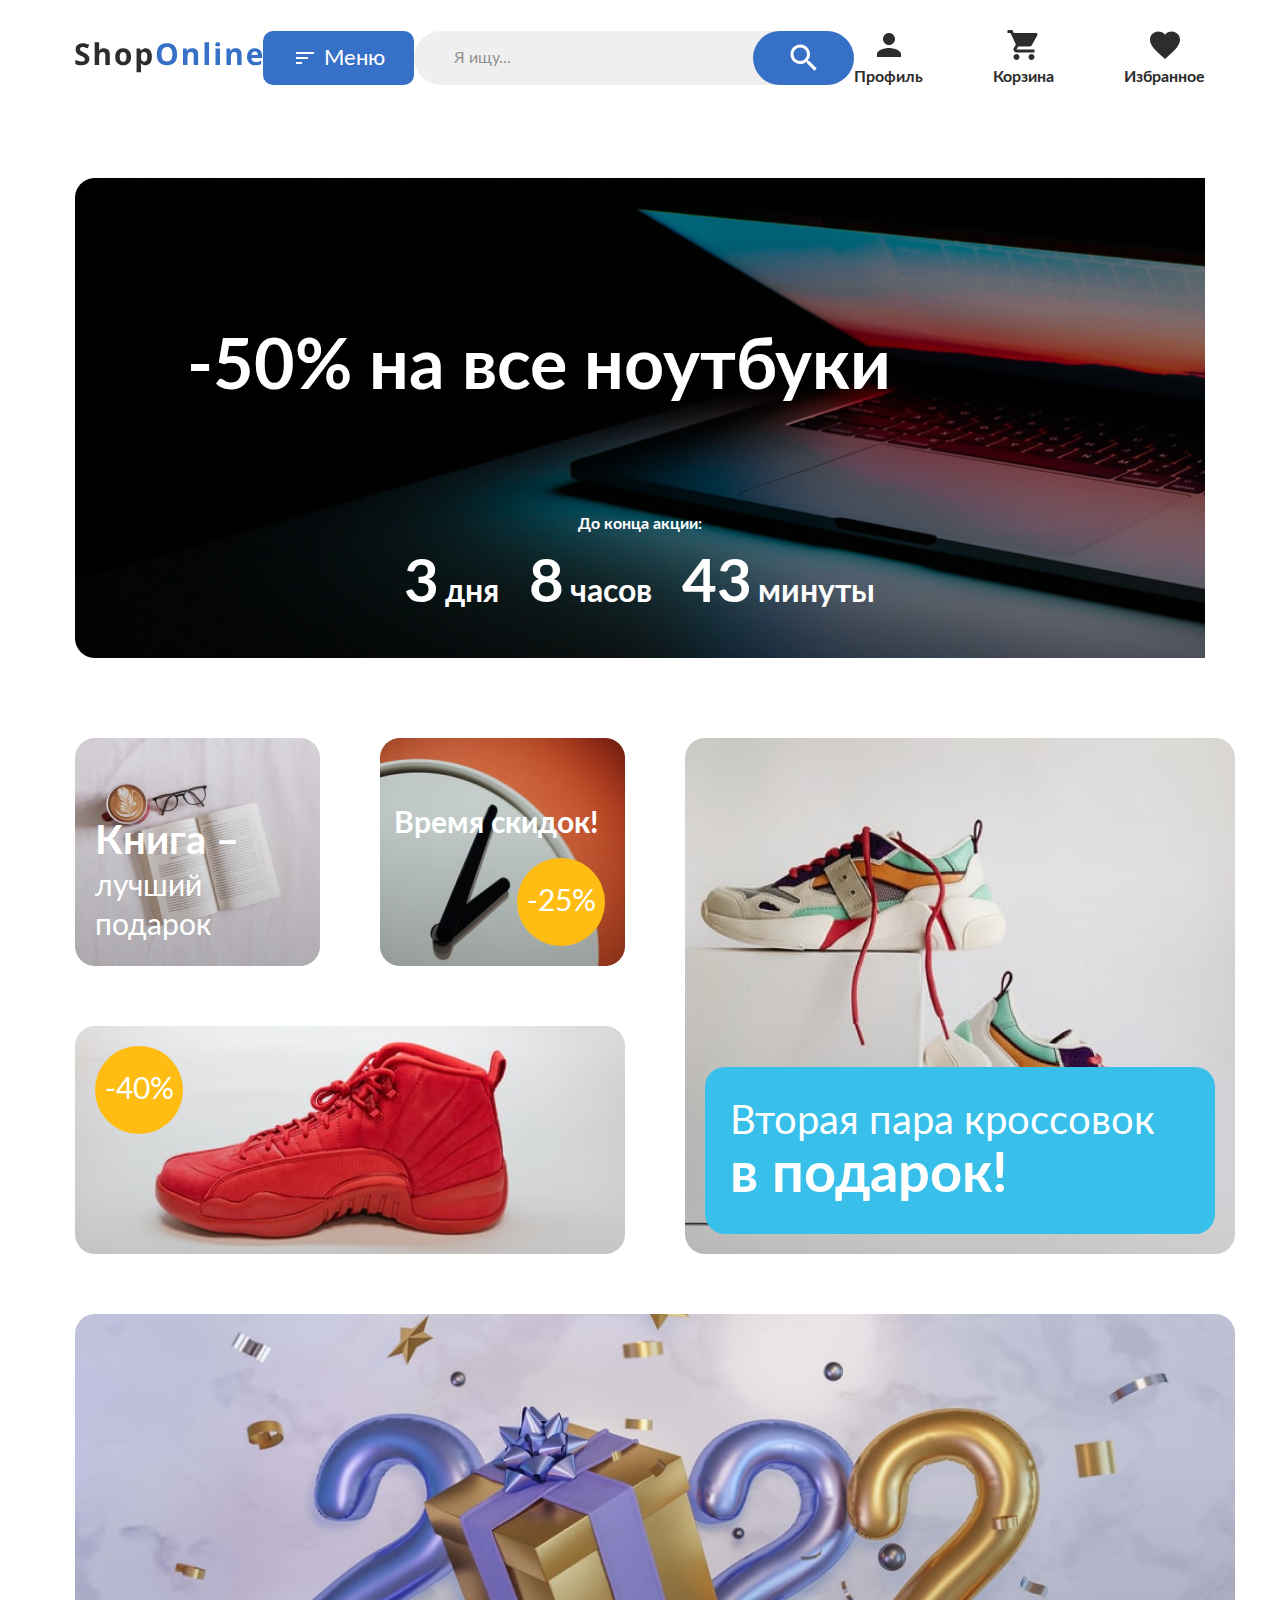
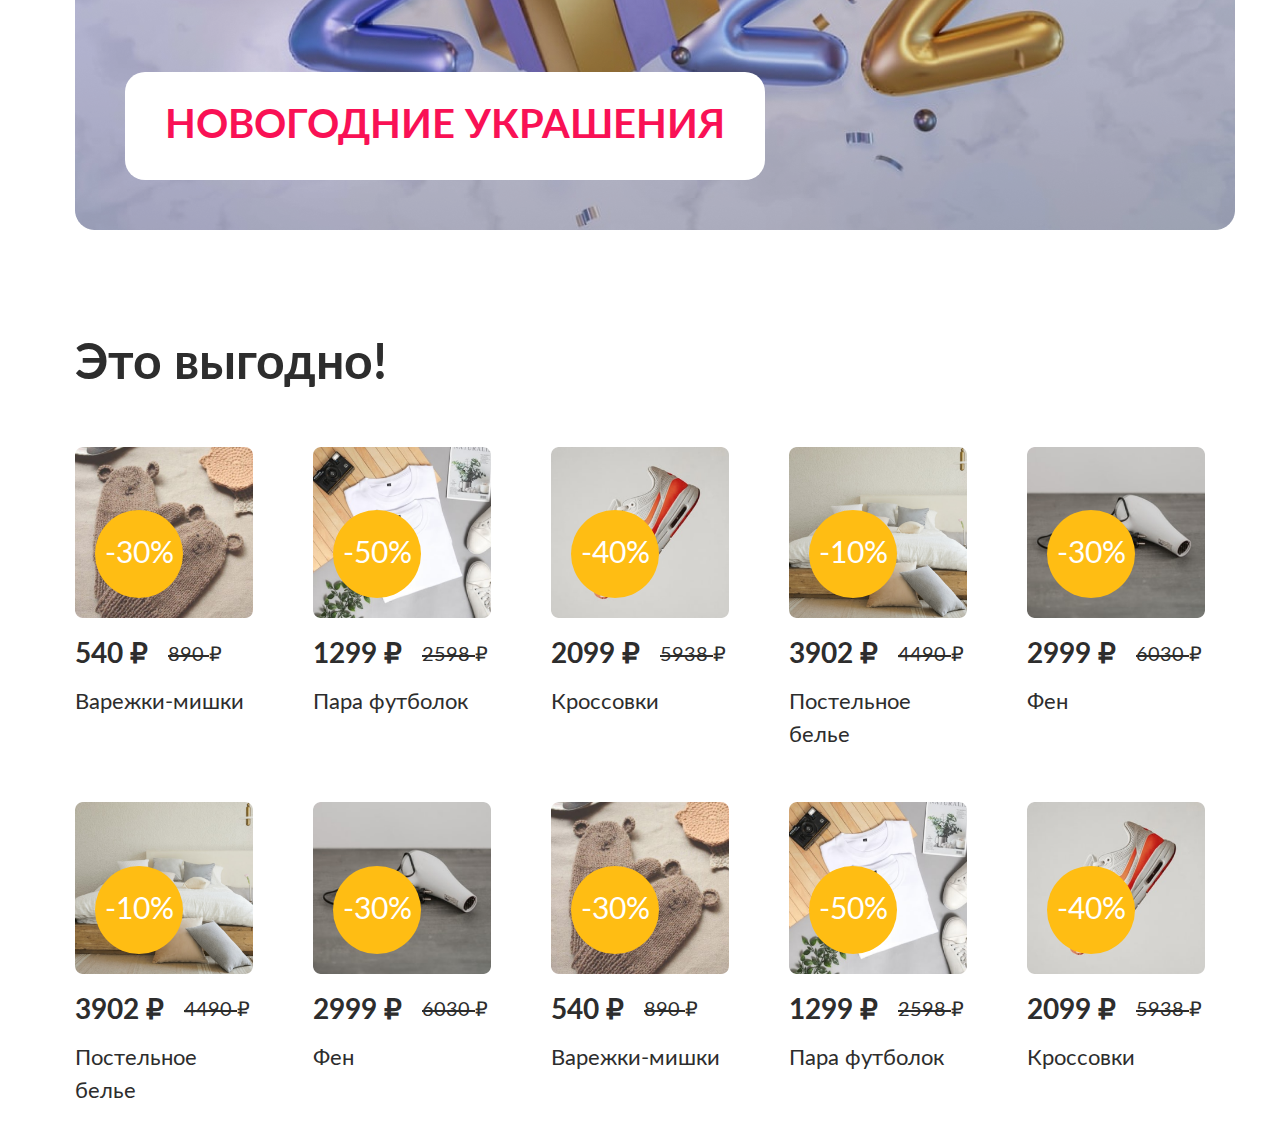
<file: index.html>
<!DOCTYPE html>
<html lang="ru">
<head>
  <meta charset="UTF-8">
  <meta http-equiv="X-UA-Compatible" content="ie=edge">
  <link rel="preload" href="fonts/lato-regular.woff2" as="font" type="font/woff2" crossorigin>
  <link rel="preload" href="fonts/lato-bold.woff2" as="font" type="font/woff2" crossorigin>
  <link rel="stylesheet" href="css/style.css">
  <title>ShopOnline</title>
</head>
<body>
<header class="header">
  <div class="container">
    <div class="header__inner">
      <a class="logo">
        <img class="logo__img" src="img/logo.svg" alt="Логотип компании" width="188" height="31">
      </a>
      <nav class="header__nav nav">
        <button class="nav__btn" type="button">Меню</button>
      </nav>
      <form class="search-box">
        <div class="search-box__wrap">
          <label class="visually-hidden" for="text">Введите запрос</label>
          <input class="search-box__input" type="text" placeholder="Я ищу..." id="text">
          <button class="search-box__btn" type="submit"></button>
        </div>
      </form>
      <div class="header__info">
        <a class="header__link header__link--profile" href="#">
          <svg width="36" height="36" viewBox="0 0 36 36" fill="none" xmlns="http://www.w3.org/2000/svg">
            <path d="M18 18C21.315 18 24 15.315 24 12C24 8.685 21.315 6 18 6C14.685 6 12 8.685 12 12C12 15.315 14.685 18 18 18ZM18 21C13.995 21 6 23.01 6 27V30H30V27C30 23.01 22.005 21 18 21Z" fill="#2D2D2D"/>
          </svg>
          <p class="header__text">Профиль</p>
        </a>
        <a class="header__link header__link--basket" href="#">
          <svg width="36" height="36" viewBox="0 0 36 36" fill="none" xmlns="http://www.w3.org/2000/svg">
            <path d="M10.5 27C8.85 27 7.515 28.35 7.515 30C7.515 31.65 8.85 33 10.5 33C12.15 33 13.5 31.65 13.5 30C13.5 28.35 12.15 27 10.5 27ZM1.5 3V6H4.5L9.9 17.385L7.875 21.06C7.635 21.48 7.5 21.975 7.5 22.5C7.5 24.15 8.85 25.5 10.5 25.5H28.5V22.5H11.13C10.92 22.5 10.755 22.335 10.755 22.125L10.8 21.945L12.15 19.5H23.325C24.45 19.5 25.44 18.885 25.95 17.955L31.32 8.22C31.44 8.01 31.5 7.755 31.5 7.5C31.5 6.675 30.825 6 30 6H7.815L6.405 3H1.5ZM25.5 27C23.85 27 22.515 28.35 22.515 30C22.515 31.65 23.85 33 25.5 33C27.15 33 28.5 31.65 28.5 30C28.5 28.35 27.15 27 25.5 27Z" fill="#2D2D2D"/>
          </svg>
          <p class="header__text">Корзина</p>
        </a>
        <a class="header__link header__link--wish" href="#">
          <svg width="36" height="36" viewBox="0 0 36 36" fill="none" xmlns="http://www.w3.org/2000/svg">
            <path d="M18 32.025L15.825 30.045C8.1 23.04 3 18.42 3 12.75C3 8.13 6.63 4.5 11.25 4.5C13.86 4.5 16.365 5.715 18 7.635C19.635 5.715 22.14 4.5 24.75 4.5C29.37 4.5 33 8.13 33 12.75C33 18.42 27.9 23.04 20.175 30.06L18 32.025Z" fill="#2D2D2D"/>
          </svg>
          <p class="header__text">Избранное</p>
        </a>
      </div>
    </div>
  </div>
</header>
<main>
  <section class="hero">
    <div class="container">
      <div class="hero__inner">
        <p class="hero__title">-50% на все ноутбуки</p>
        <div class="hero__box">
          <p class="hero__text">До конца акции:</p>
          <div class="hero__time hero__time--days"><span class="hero__number">3</span>дня</div>
          <div class="hero__time hero__time--hours"><span class="hero__number">8</span>часов</div>
          <div class="hero__time hero__time--minutes"><span class="hero__number">43</span>минуты</div>
        </div>
      </div>
    </div>
  </section>

  <section class="stock">
    <div class="container">
      <ul class="stock__list">
        <li class="stock__item stock__item--one">
          <a class="stock__link" href="#">
            <p class="stock__text">
              <span class="stock__text--bold">Книга –</span> лучший подарок
            </p>
          </a>
        </li>
        <li class="stock__item stock__item--two">
          <a class="stock__link" href="#">
            <p class="stock__text">
              Время скидок!
            </p>
          </a>
        </li>
        <li class="stock__item stock__item--three">
          <a class="stock__link" href="#"></a>
        </li>
        <li class="stock__item stock__item--four">
          <a class="stock__link" href="#">
            <p class="stock__text">
              Вторая пара кроссовок <span class="stock__text--bold">в подарок!</span>
            </p>
          </a>
        </li>
        <li class="stock__item stock__item--five">
          <a class="stock__link" href="#">
            <p class="stock__text stock__text--bold">
              Идеи новогодних подарков
            </p>
          </a>
        </li>
        <li class="stock__item stock__item--six">
          <a class="stock__link" href="#">
            <p class="stock__text stock__text--bold">
              Выгодно в декабре!
            </p>
          </a>
        </li>
        <li class="stock__item stock__item--seven">
          <a class="stock__link" href="#">
            <p class="stock__text stock__text--bold">
              Новогодние украшения
            </p>
          </a>
        </li>
        <li class="stock__item stock__item--eight">
          <a class="stock__link" href="#"></a>
        </li>
        <li class="stock__item stock__item--nine">
          <a class="stock__link" href="#">
            <p class="stock__text">
              На бытовую химию
            </p>
          </a>
        </li>
        <li class="stock__item stock__item--ten">
          <a class="stock__link" href="#"></a>
        </li>
      </ul>
    </div>
  </section>
  <section class="goods">
    <div class="container">
      <h2 class="goods__head">Это выгодно!</h2>
      <ul class="goods__list">
        <li class="goods__item">
          <a class="goods__link" href="#">
            <div class="goods__wrap goods__wrap--one">
              <img class="goods__img" src="img/good-1.png" alt="Варежки-мишки" width="306" height="295">
            </div>
            <div class="goods__box">
              <span class="goods__price">540 ₽</span>
              <span class="goods__old-price">890 </span>
              <span class="goods__currency">₽</span>
            </div>
            <h3 class="goods__title">Варежки-мишки</h3>
          </a>
        </li>
        <li class="goods__item">
          <a class="goods__link" href="#">
            <div class="goods__wrap goods__wrap--two">
              <img class="goods__img" src="img/good-2.png" alt="Пара футболок" width="306" height="295">
            </div>
            <div class="goods__box">
              <span class="goods__price">1299 ₽</span>
              <span class="goods__old-price">2598 </span>
              <span class="goods__currency">₽</span>
            </div>
            <h3 class="goods__title">Пара футболок</h3>
          </a>
        </li>
        <li class="goods__item">
          <a class="goods__link" href="#">
            <div class="goods__wrap goods__wrap--three">
              <img class="goods__img" src="img/good-3.png" alt="Кроссовки" width="306" height="295">
            </div>
            <div class="goods__box">
              <span class="goods__price">2099 ₽</span>
              <span class="goods__old-price">5938 </span>
              <span class="goods__currency">₽</span>
            </div>
            <h3 class="goods__title">Кроссовки</h3>
          </a>
        </li>
        <li class="goods__item">
          <a class="goods__link" href="#">
            <div class="goods__wrap goods__wrap--four">
              <img class="goods__img" src="img/good-4.png" alt="Постельное белье" width="306" height="295">
            </div>
            <div class="goods__box">
              <span class="goods__price">3902 ₽</span>
              <span class="goods__old-price">4490 </span>
              <span class="goods__currency">₽</span>
            </div>
            <h3 class="goods__title">Постельное белье</h3>
          </a>
        </li>
        <li class="goods__item">
          <a class="goods__link" href="#">
            <div class="goods__wrap goods__wrap--five">
              <img class="goods__img" src="img/good-5.png" alt="Фен" width="306" height="295">
            </div>
            <div class="goods__box">
              <span class="goods__price">2999 ₽</span>
              <span class="goods__old-price">6030 </span>
              <span class="goods__currency">₽</span>
            </div>
            <h3 class="goods__title">Фен</h3>
          </a>
        </li>
        <li class="goods__item">
          <a class="goods__link" href="#">
            <div class="goods__wrap goods__wrap--six">
              <img class="goods__img" src="img/good-4.png" alt="Постельное белье" width="306" height="295">
            </div>
            <div class="goods__box">
              <span class="goods__price">3902 ₽</span>
              <span class="goods__old-price">4490 </span>
              <span class="goods__currency">₽</span>
            </div>
            <h3 class="goods__title">Постельное белье</h3>
          </a>
        </li>
        <li class="goods__item">
          <a class="goods__link" href="#">
            <div class="goods__wrap goods__wrap--seven">
              <img class="goods__img" src="img/good-5.png" alt="Фен" width="306" height="295">
            </div>
            <div class="goods__box">
              <span class="goods__price">2999 ₽</span>
              <span class="goods__old-price">6030 </span>
              <span class="goods__currency">₽</span>
            </div>
            <h3 class="goods__title">Фен</h3>
          </a>
        </li>
        <li class="goods__item">
          <a class="goods__link" href="#">
            <div class="goods__wrap goods__wrap--eight">
              <img class="goods__img" src="img/good-1.png" alt="Варежки-мишки" width="306" height="295">
            </div>
            <div class="goods__box">
              <span class="goods__price">540 ₽</span>
              <span class="goods__old-price">890 </span>
              <span class="goods__currency">₽</span>
            </div>
            <h3 class="goods__title">Варежки-мишки</h3>
          </a>
        </li>
        <li class="goods__item">
          <a class="goods__link" href="#">
            <div class="goods__wrap goods__wrap--nine">
              <img class="goods__img" src="img/good-2.png" alt="Пара футболок" width="306" height="295">
            </div>
            <div class="goods__box">
              <span class="goods__price">1299 ₽</span>
              <span class="goods__old-price">2598 </span>
              <span class="goods__currency">₽</span>
            </div>
            <h3 class="goods__title">Пара футболок</h3>
          </a>
        </li>
        <li class="goods__item">
          <a class="goods__link" href="#">
            <div class="goods__wrap goods__wrap--ten">
              <img class="goods__img" src="img/good-3.png" alt="Кроссовки" width="306" height="295">
            </div>
            <div class="goods__box">
              <span class="goods__price">2099 ₽</span>
              <span class="goods__old-price">5938 </span>
              <span class="goods__currency">₽</span>
            </div>
            <h3 class="goods__title">Кроссовки</h3>
          </a>
        </li>
      </ul>
    </div>
  </section>
</main>
</body>
</html>
</file>
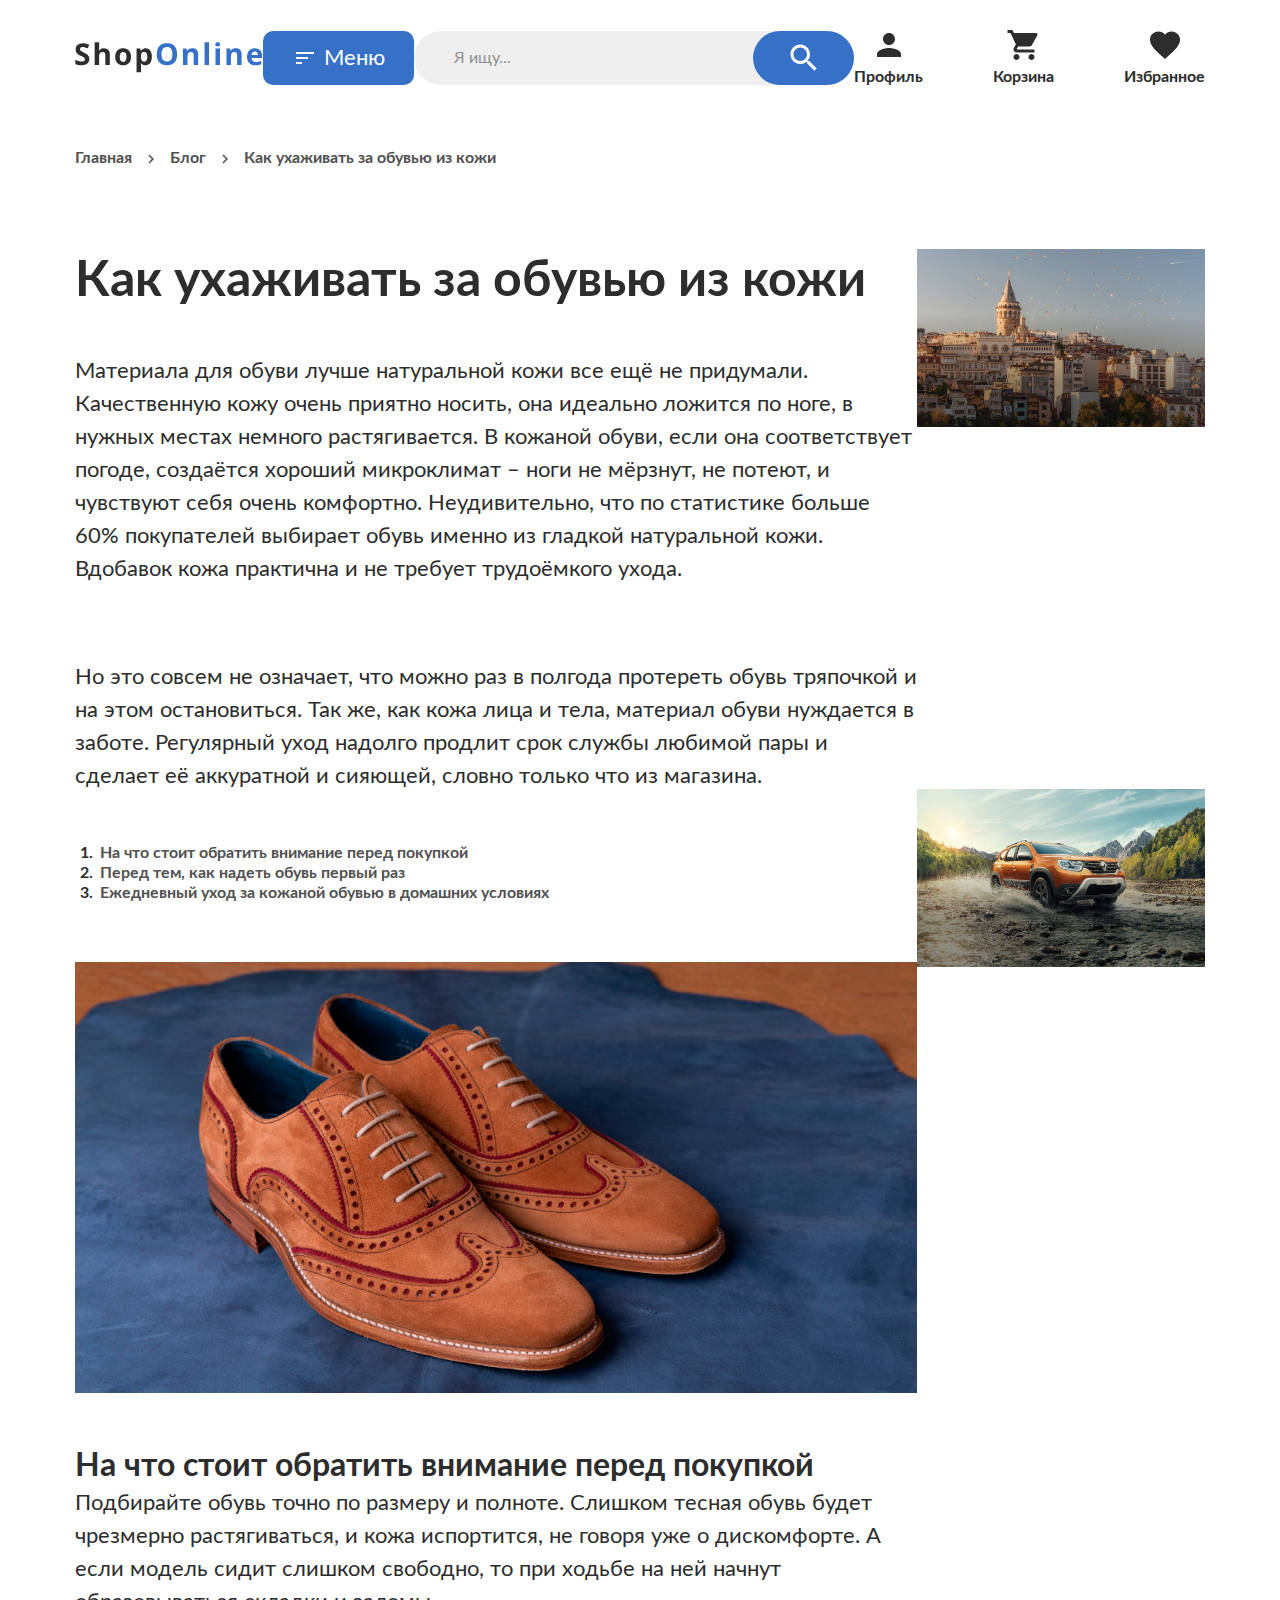
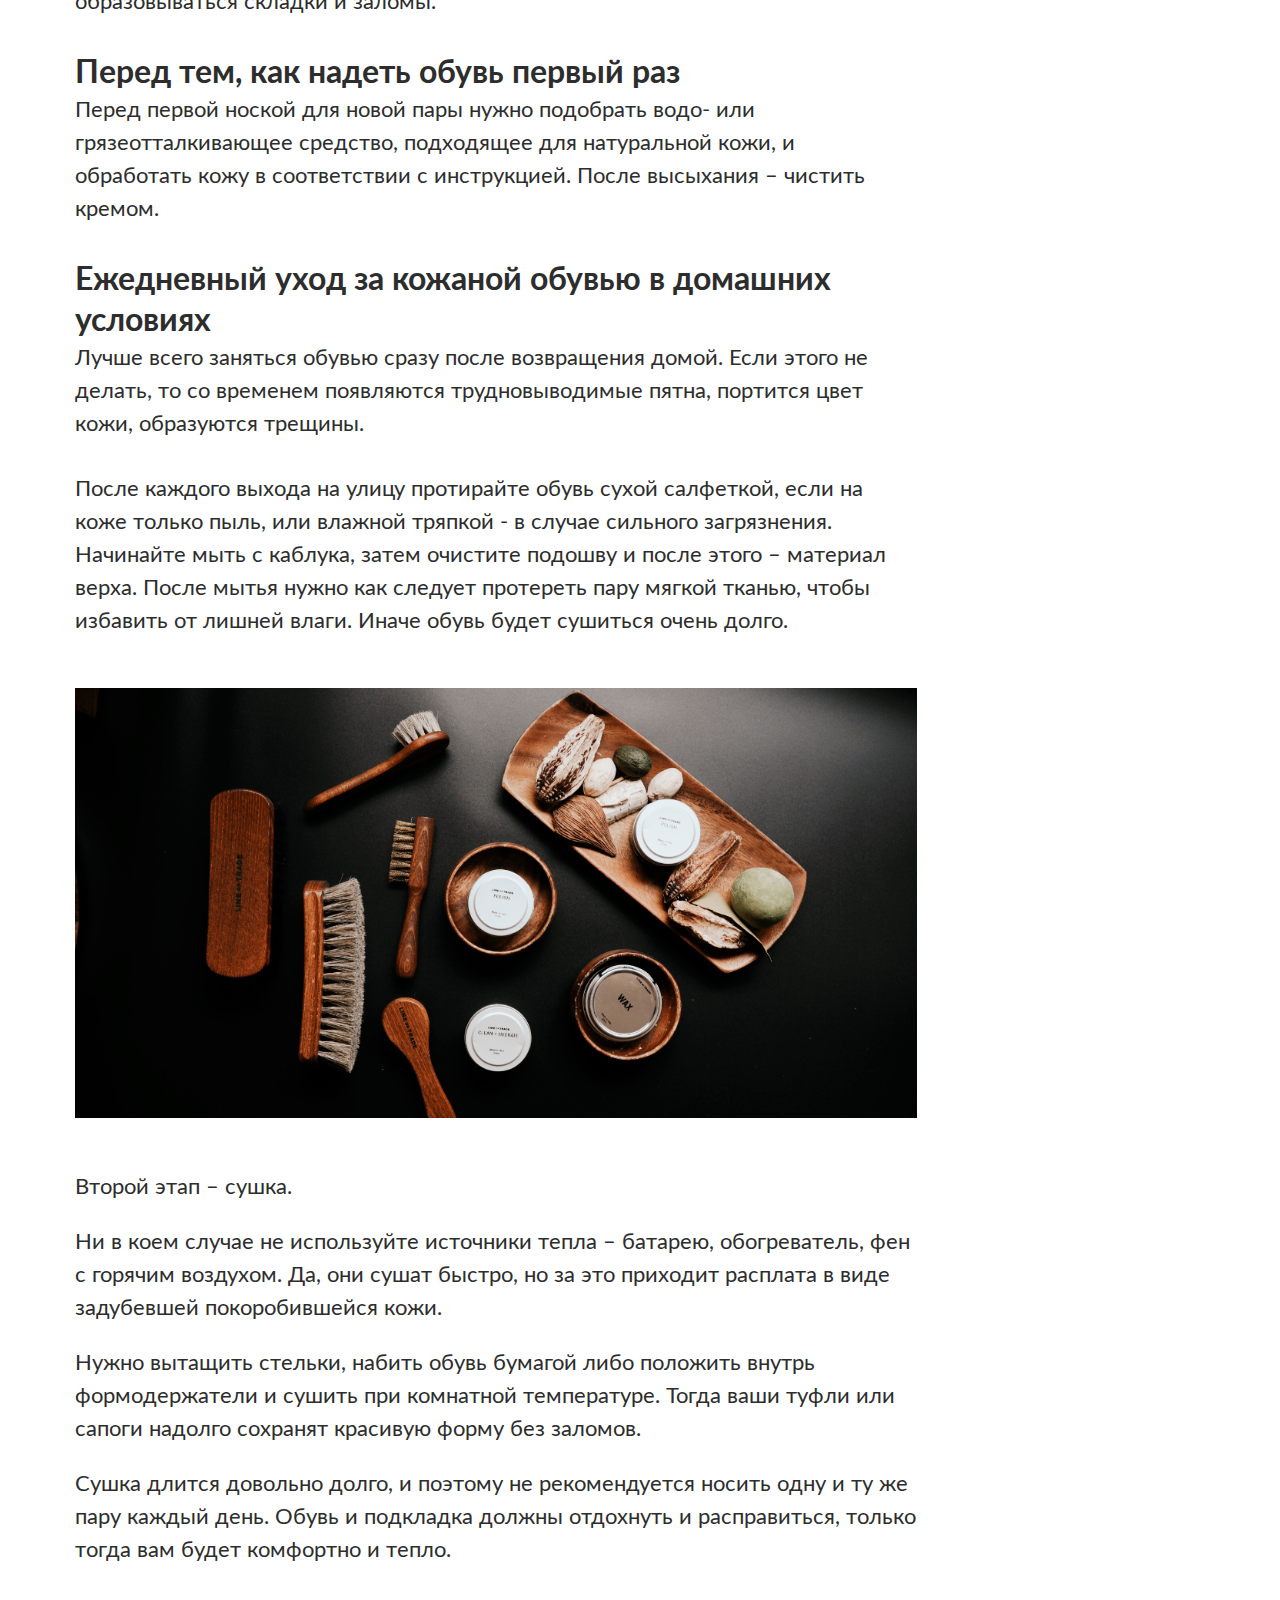
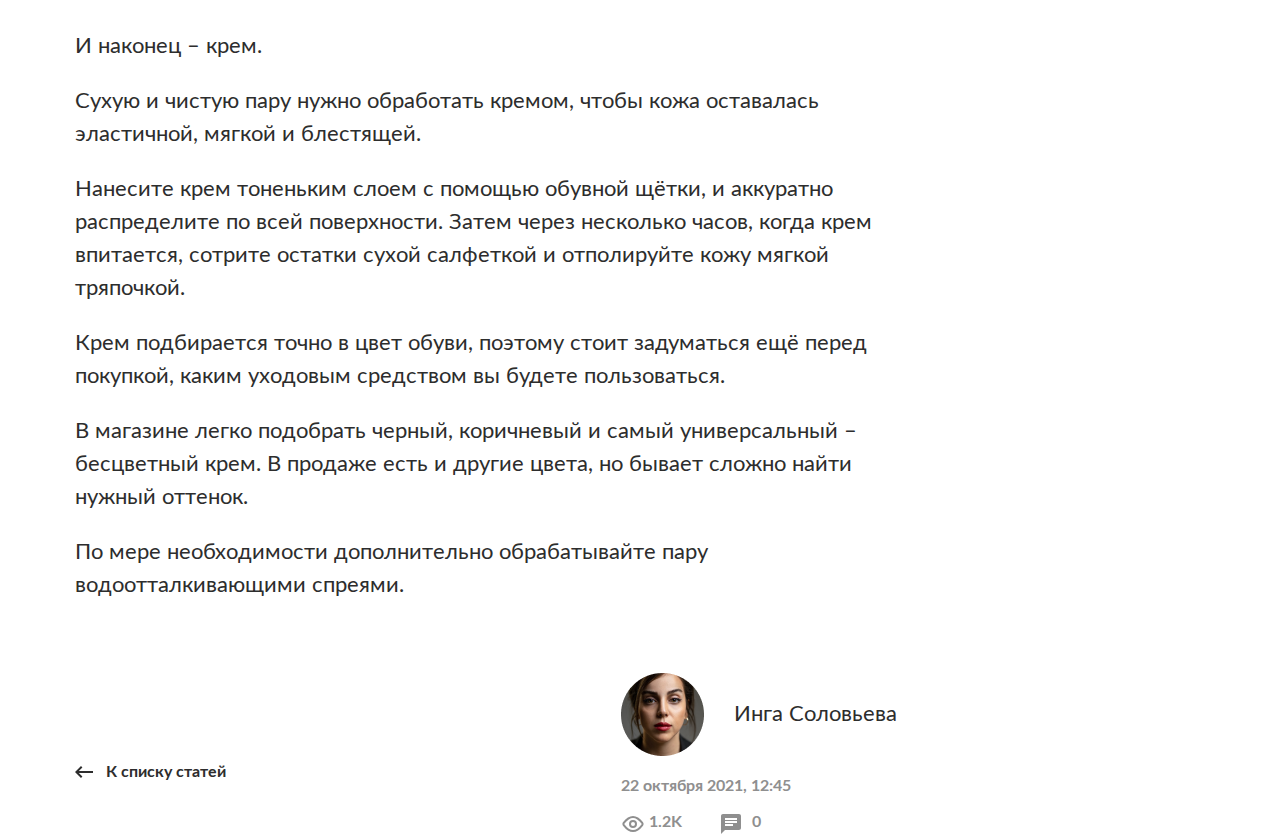
<file: article.html>
<!doctype html>
<html lang="ru">
<head>
  <meta charset="UTF-8">
  <meta http-equiv="X-UA-Compatible" content="ie=edge">
  <link rel="preload" href="fonts/lato-regular.woff2" as="font" type="font/woff2" crossorigin>
  <link rel="preload" href="fonts/lato-bold.woff2" as="font" type="font/woff2" crossorigin>
  <link rel="stylesheet" href="css/style.css">
  <title>ShopOnline</title>
</head>
<body>
  <header class="header">
    <div class="container">
      <div class="header__inner">
        <a class="logo" href="index.html">
          <img class="logo__img" src="img/logo.svg" alt="Логотип компании" width="188" height="31">
        </a>
        <nav class="header__nav nav">
          <button class="nav__btn" type="button">Меню</button>
        </nav>
        <form class="search-box">
          <div class="search-box__wrap">
            <label class="visually-hidden" for="text">Введите запрос</label>
            <input class="search-box__input" type="text" placeholder="Я ищу..." id="text">
            <button class="search-box__btn" type="submit"></button>
          </div>
        </form>
        <div class="header__info">
          <a class="header__link header__link--profile" href="#">
            <svg width="36" height="36" viewBox="0 0 36 36" fill="none" xmlns="http://www.w3.org/2000/svg">
              <path d="M18 18C21.315 18 24 15.315 24 12C24 8.685 21.315 6 18 6C14.685 6 12 8.685 12 12C12 15.315 14.685 18 18 18ZM18 21C13.995 21 6 23.01 6 27V30H30V27C30 23.01 22.005 21 18 21Z" fill="#2D2D2D"/>
            </svg>
            <p class="header__text">Профиль</p>
          </a>
          <a class="header__link header__link--basket" href="#">
            <svg width="36" height="36" viewBox="0 0 36 36" fill="none" xmlns="http://www.w3.org/2000/svg">
              <path d="M10.5 27C8.85 27 7.515 28.35 7.515 30C7.515 31.65 8.85 33 10.5 33C12.15 33 13.5 31.65 13.5 30C13.5 28.35 12.15 27 10.5 27ZM1.5 3V6H4.5L9.9 17.385L7.875 21.06C7.635 21.48 7.5 21.975 7.5 22.5C7.5 24.15 8.85 25.5 10.5 25.5H28.5V22.5H11.13C10.92 22.5 10.755 22.335 10.755 22.125L10.8 21.945L12.15 19.5H23.325C24.45 19.5 25.44 18.885 25.95 17.955L31.32 8.22C31.44 8.01 31.5 7.755 31.5 7.5C31.5 6.675 30.825 6 30 6H7.815L6.405 3H1.5ZM25.5 27C23.85 27 22.515 28.35 22.515 30C22.515 31.65 23.85 33 25.5 33C27.15 33 28.5 31.65 28.5 30C28.5 28.35 27.15 27 25.5 27Z" fill="#2D2D2D"/>
            </svg>
            <p class="header__text">Корзина</p>
          </a>
          <a class="header__link header__link--wish" href="#">
            <svg width="36" height="36" viewBox="0 0 36 36" fill="none" xmlns="http://www.w3.org/2000/svg">
              <path d="M18 32.025L15.825 30.045C8.1 23.04 3 18.42 3 12.75C3 8.13 6.63 4.5 11.25 4.5C13.86 4.5 16.365 5.715 18 7.635C19.635 5.715 22.14 4.5 24.75 4.5C29.37 4.5 33 8.13 33 12.75C33 18.42 27.9 23.04 20.175 30.06L18 32.025Z" fill="#2D2D2D"/>
            </svg>
            <p class="header__text">Избранное</p>
          </a>
        </div>
      </div>
    </div>
  </header>
  <div class="container">
      <main>
        <ul class="breadcrumbs">
          <li class="breadcrumbs__item">
            <a class="breadcrumbs__link" href="index.html">Главная</a>
          </li>
          <li class="breadcrumbs__item">
            <a class="breadcrumbs__link" href="#">Блог</a>
          </li>
          <li class="breadcrumbs__item">
            <a class="breadcrumbs__link">Как ухаживать за обувью из кожи</a>
          </li>
        </ul>
        <div class="article-box">
          <article class="blog">
            <h1 class="blog__title">Как ухаживать за обувью из кожи</h1>
            <p class="blog__text blog__text--margin-big">
              Материала для обуви лучше натуральной кожи все ещё не придумали. Качественную кожу очень приятно носить, она идеально ложится по ноге, в нужных местах немного растягивается. В кожаной обуви, если она соответствует погоде, создаётся хороший микроклимат – ноги не мёрзнут, не потеют, и чувствуют себя очень комфортно. Неудивительно, что по статистике больше 60% покупателей выбирает обувь именно из гладкой натуральной кожи. Вдобавок кожа практична и не требует трудоёмкого ухода.
            </p>
            <p class="blog__text blog__text--margin-middle">
              Но это совсем не означает, что можно раз в полгода протереть обувь тряпочкой и на этом остановиться. Так же, как кожа лица и тела, материал обуви нуждается в заботе. Регулярный уход надолго продлит срок службы любимой пары и сделает её аккуратной и сияющей, словно только что из магазина.
            </p>
            <ol class="blog__list blog-list">
              <li class="blog-list__item">
                <a class="blog-list__link" href="#attention">На что стоит обратить внимание перед покупкой</a>
              </li>
              <li class="blog-list__item">
                <a class="blog-list__link" href="#wear">Перед тем, как надеть обувь первый раз</a>
              </li>
              <li class="blog-list__item">
                <a class="blog-list__link" href="#care">Ежедневный уход за кожаной обувью в домашних условиях</a>
              </li>
            </ol>
            <img class="blog__img" src="img/shoes.jpg" alt="коричневые туфли на коврике" width="1095" height="560">
            <section class="attention" id="attention">
              <h2 class="attention__title title">На что стоит обратить внимание перед покупкой</h2>
              <p class="attention__text">
                Подбирайте обувь точно по размеру и полноте. Слишком тесная обувь будет чрезмерно растягиваться, и кожа испортится, не говоря уже о дискомфорте. А если модель сидит слишком свободно, то при ходьбе на ней начнут образовываться складки и заломы.
              </p>
            </section>
            <section class="wear" id="wear">
              <h2 class="wear__title title">Перед тем, как надеть обувь первый раз</h2>
              <p class="wear__text">
                Перед первой ноской для новой пары нужно подобрать водо- или грязеотталкивающее средство, подходящее для натуральной кожи, и обработать кожу в соответствии с инструкцией. После высыхания – чистить кремом.
              </p>
            </section>
            <section class="care" id="care">
              <h2 class="care__title title">Ежедневный уход за кожаной обувью в домашних условиях</h2>
              <p class="care__text">
                Лучше всего заняться обувью сразу после возвращения домой. Если этого не делать, то со временем появляются трудновыводимые пятна, портится цвет кожи, образуются трещины.
              </p>
              <p class="care__text care__text--margin">
                После каждого выхода на улицу протирайте обувь сухой салфеткой, если на коже только пыль, или влажной тряпкой - в случае сильного загрязнения. Начинайте мыть с каблука, затем очистите подошву и после этого – материал верха. После мытья нужно как следует протереть пару мягкой тканью, чтобы избавить от лишней влаги. Иначе обувь будет сушиться очень долго.
              </p>
              <img class="blog__img" src="img/clean.jpg" alt="щетки и крем для чистки обуви" width="1095" height="560">
              <p class="blog__text">Второй этап – сушка.</p>
              <p class="blog__text">
                Ни в коем случае не используйте источники тепла – батарею, обогреватель, фен с горячим воздухом. Да, они сушат быстро, но за это приходит расплата в виде задубевшей покоробившейся кожи.
              </p>
              <p class="blog__text">
                Нужно вытащить стельки, набить обувь бумагой либо положить внутрь формодержатели и сушить при комнатной температуре. Тогда ваши туфли или сапоги надолго сохранят красивую форму без заломов.
              </p>
              <p class="blog__text blog__text--margin">
                Сушка длится довольно долго, и поэтому не рекомендуется носить одну и ту же пару каждый день. Обувь и подкладка должны отдохнуть и расправиться, только тогда вам будет комфортно и тепло.
              </p>
              <p class="blog__text">И наконец – крем.</p>
              <p class="blog__text">Сухую и чистую пару нужно обработать кремом, чтобы кожа оставалась эластичной, мягкой и блестящей.</p>
              <p class="blog__text">Нанесите крем тоненьким слоем с помощью обувной щётки, и аккуратно распределите по всей поверхности. Затем через несколько часов, когда крем впитается, сотрите остатки сухой салфеткой и отполируйте кожу мягкой тряпочкой.</p>
              <p class="blog__text">Крем подбирается точно в цвет обуви, поэтому стоит задуматься ещё перед покупкой, каким уходовым средством вы будете пользоваться.</p>
              <p class="blog__text">В магазине легко подобрать черный, коричневый и самый универсальный – бесцветный крем. В продаже есть и другие цвета, но бывает сложно найти нужный оттенок.</p>
              <p class="blog__text">По мере необходимости дополнительно обрабатывайте пару водоотталкивающими спреями.</p>
            </section>
            <div class="blog__foot blog-foot">
              <div class="blog-foot__box">
                <a class="blog-foot__link" href="#">К списку статей</a>
              </div>
              <div class="blog-foot__author blog-author">
                <div class="blog-author__box">
                  <img class="blog-author__img" src="img/author.png" alt="Аватар автора статьи" width="83" height="83">
                  <p class="blog-author__name">Инга Соловьева</p>
                </div>
                <p class="blog-author__date">22 октября 2021, 12:45</p>
                <div class="blog-author__statistics">
                  <p class="blog-author__views">1.2K</p>
                  <p class="blog-author__comments">0</p>
                </div>
              </div>
            </div>
          </article>
          <aside>
            <div class="banner-wrap">
              <a class="banner banner--country" href="#">
                <p class="banner__text">Горящие туры в Стамбул от 20 000 руб.</p>
                <p class="banner__subtext">Окунись в настоящую восточную сказку</p>
              </a>
              <a class="banner banner--car" href="#">
                <p class="banner__text">Новый RENAULT DUSTER</p>
                <p class="banner__subtext">Легендарный внедорожник в новом дизайне</p>
              </a>
            </div>
          </aside>
        </div>
      </main>
  </div>
</body>
</html>
</file>
<file: css/style.css>
@import "normalize.css";
@import "fonts.css";
@import "visually-hidden.css";
@import "global.css";
@import "container.css";
@import "title.css";
@import "logo.css";
@import "header.css";
@import "nav.css";
@import "search-box.css";
@import "blog-foot.css";
@import "blog-author.css";
@import "blog.css";
@import "blog-list.css";
@import "attention.css";
@import "wear.css";
@import "care.css";
@import "banner-wrap.css";
@import "banner.css";
@import "breadcrumbs.css";
@import "article-box.css";
@import "hero.css";
@import "stock.css";
@import "goods.css";
</file>
